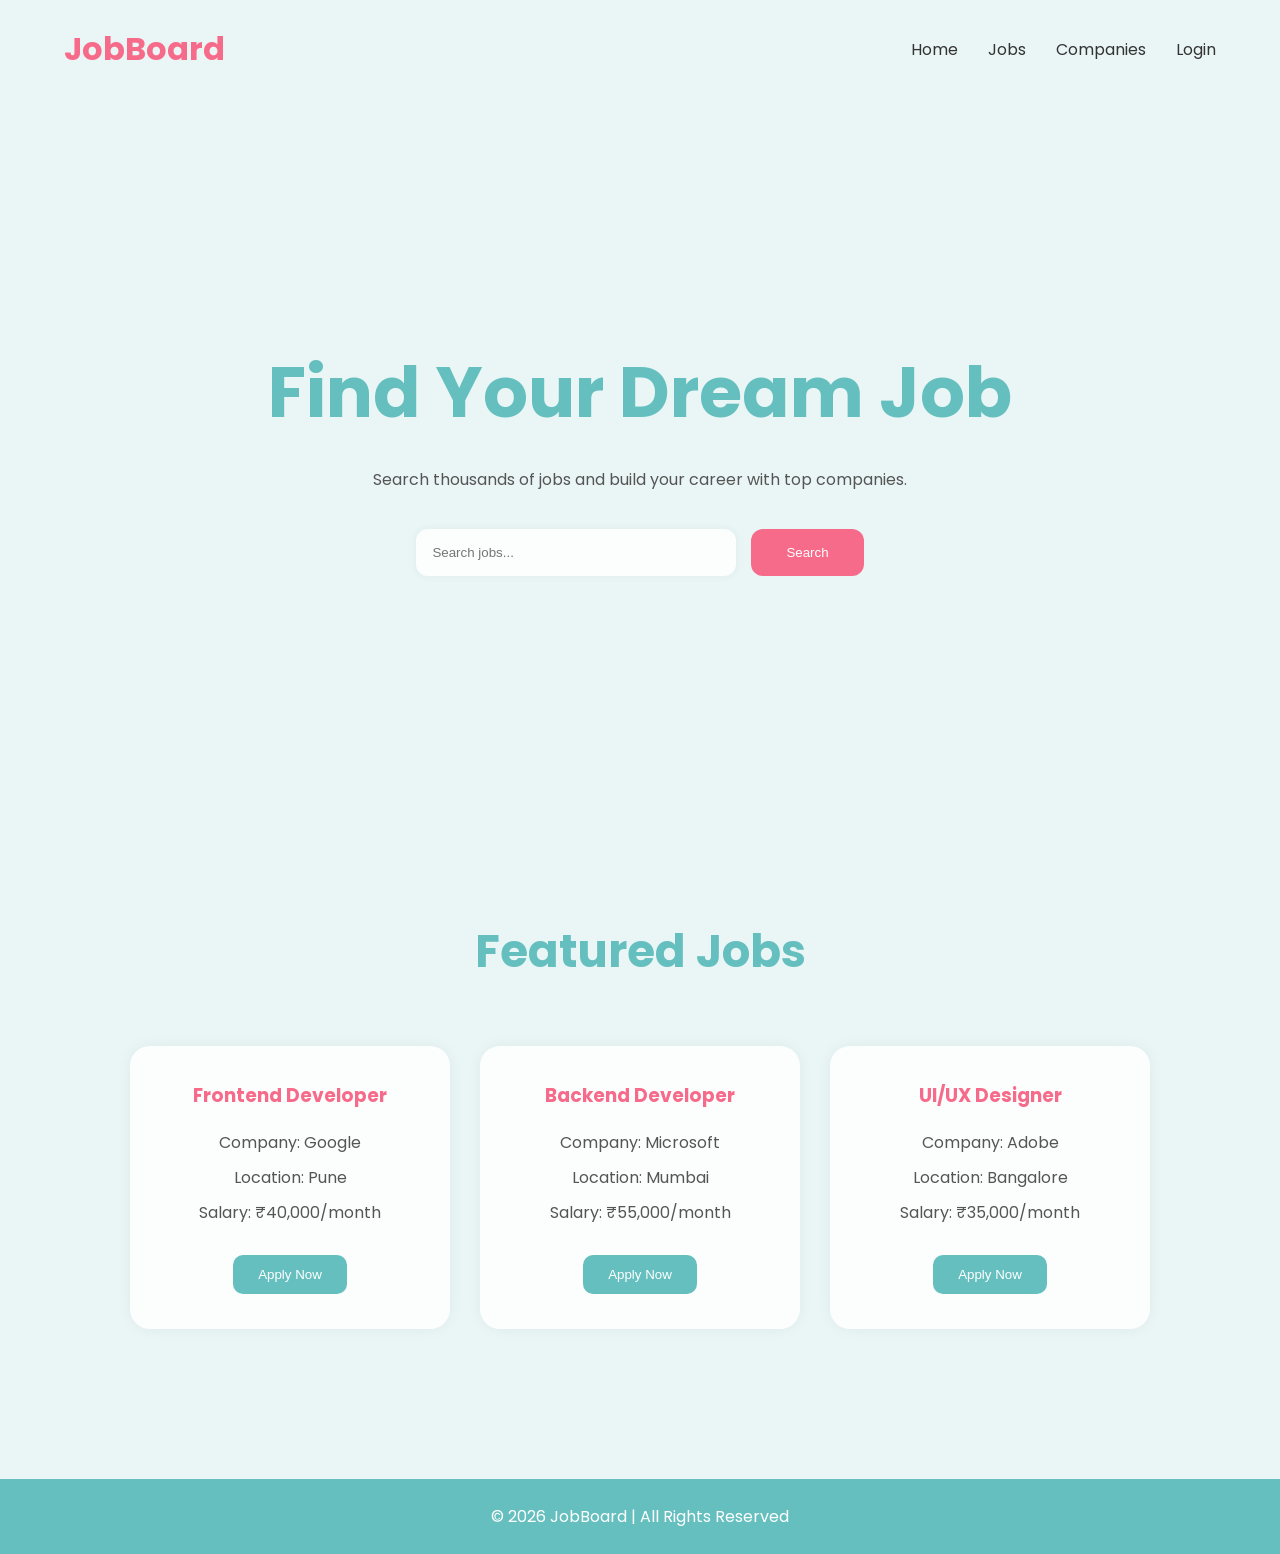
<file: index.html>
<html>
<html lang="en">

<head>

  <meta charset="UTF-8">

  <meta name="viewport" content="width=device-width, initial-scale=1.0">

  <title>Job Board</title>

  <link rel="stylesheet" href="style.css">

  <!-- GOOGLE FONT -->

  <link href="https://fonts.googleapis.com/css2?family=Poppins:wght@300;400;500;600;700&display=swap" rel="stylesheet">

</head>

<body>

  <!-- NAVBAR -->

  <nav>

    <div class="logo">
      JobBoard
    </div>

    <ul>

      <li><a href="index.html">Home</a></li>

      <li><a href="jobs.html">Jobs</a></li>

      <li><a href="companies.html">Companies</a></li>

      <li><a href="login.html">Login</a></li>

    </ul>

  </nav>

  <!-- HERO SECTION -->

  <section class="hero">

    <h1>Find Your Dream Job</h1>

    <p>
      Search thousands of jobs and build your career
      with top companies.
    </p>

    <!-- SEARCH BAR -->

    <div class="search-box">

      <input type="text" placeholder="Search jobs...">

      <button>Search</button>

    </div>

  </section>

  <!-- FEATURED JOBS -->

  <section class="jobs-section">

    <h2>Featured Jobs</h2>

    <div class="jobs-container">

      <!-- JOB CARD -->

      <div class="job-card">

        <h3>Frontend Developer</h3>

        <p>Company: Google</p>

        <p>Location: Pune</p>

        <p>Salary: ₹40,000/month</p>

        <a href="apply.html">
    <button>Apply Now</button>
</a>

      </div>

      <!-- JOB CARD -->

      <div class="job-card">

        <h3>Backend Developer</h3>

        <p>Company: Microsoft</p>

        <p>Location: Mumbai</p>

        <p>Salary: ₹55,000/month</p>

        <a href="apply.html">
    <button>Apply Now</button>
</a>

      </div>

      <!-- JOB CARD -->

      <div class="job-card">

        <h3>UI/UX Designer</h3>

        <p>Company: Adobe</p>

        <p>Location: Bangalore</p>

        <p>Salary: ₹35,000/month</p>

        <a href="apply.html">
    <button>Apply Now</button>
</a>

      </div>

    </div>

  </section>

  <!-- FOOTER -->

  <footer>

    <p>
      © 2026 JobBoard | All Rights Reserved
    </p>

  </footer>
<script src="script.js"></script>

</body>

</html>
</file>
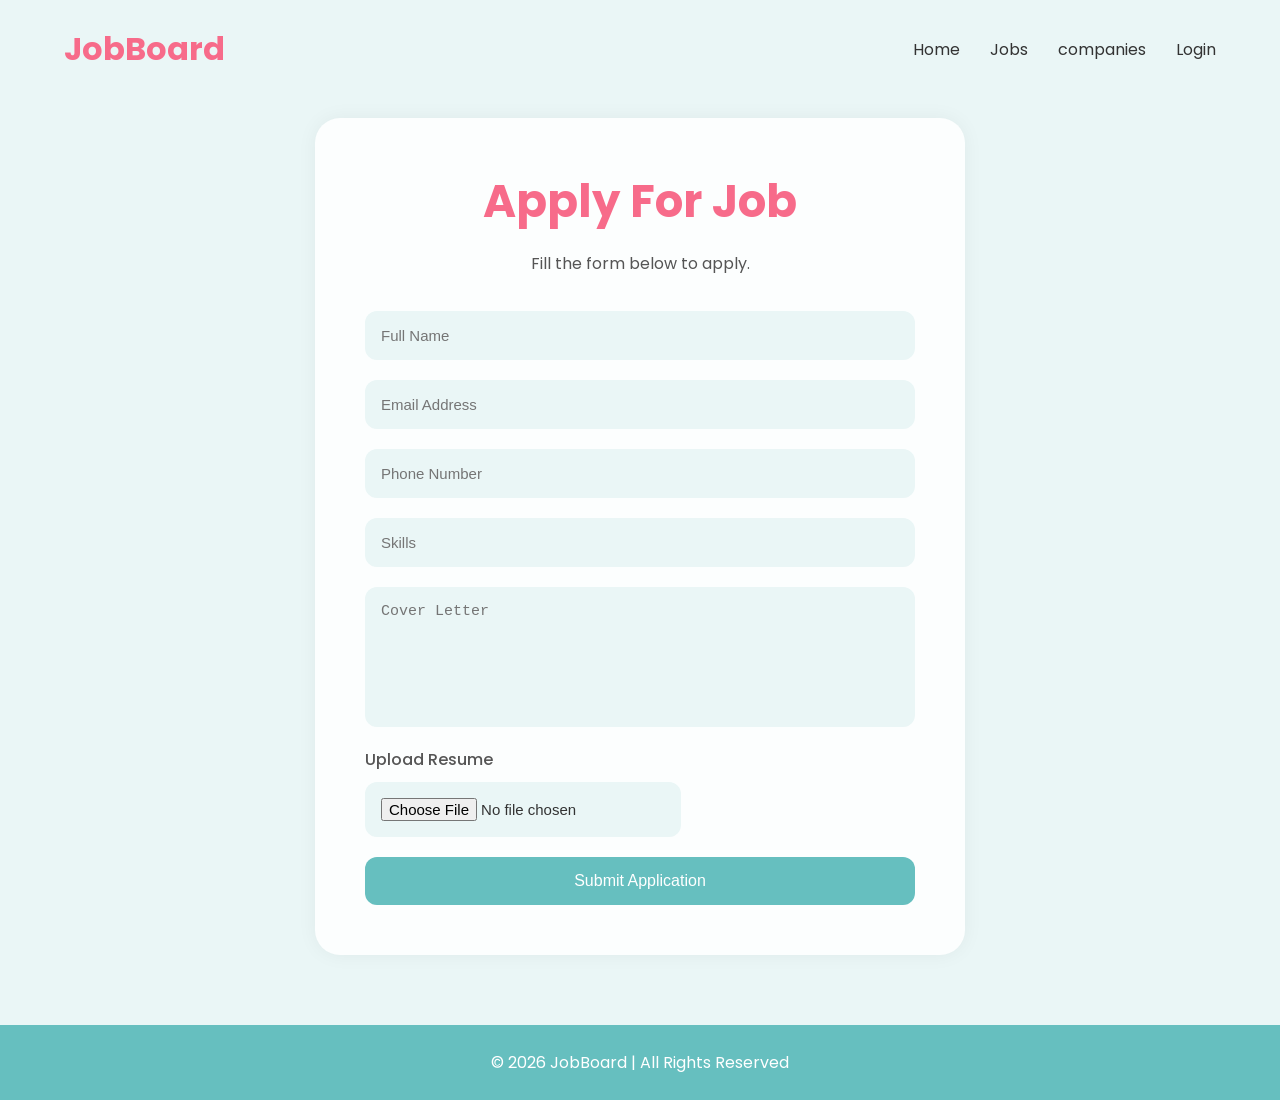
<file: apply.html>
<!DOCTYPE html>
<html lang="en">

<head>

  <meta charset="UTF-8">

  <meta name="viewport" content="width=device-width, initial-scale=1.0">

  <title>Apply Job</title>

  <link rel="stylesheet" href="style.css">

  <link href="https://fonts.googleapis.com/css2?family=Poppins:wght@300;400;500;600;700&display=swap" rel="stylesheet">

</head>

<body>

  <!-- NAVBAR -->

  <nav>

    <div class="logo">
      JobBoard
    </div>

    <ul>

      <li><a href="index.html">Home</a></li>

      <li><a href="jobs.html">Jobs</a></li>

      <li><a href="companies.html">companies</a></li>

      <li><a href="login.html">Login</a></li>

    </ul>

  </nav>

  <!-- APPLY SECTION -->

  <section class="apply-section">

    <div class="apply-card">

      <h1>Apply For Job</h1>

      <p>
        Fill the form below to apply.
      </p>

      <form>

        <input type="text" placeholder="Full Name" required>

        <input type="email" placeholder="Email Address" required>

        <input type="tel" placeholder="Phone Number" required>

        <input type="text" placeholder="Skills" required>

        <textarea placeholder="Cover Letter"></textarea>

        <!-- RESUME UPLOAD -->

        <div class="file-upload">

          <label>
            Upload Resume
          </label>

          <input type="file">

        </div>

        <button type="submit">
          Submit Application
        </button>

      </form>

    </div>

  </section>

  <!-- FOOTER -->

  <footer>

    <p>
      © 2026 JobBoard | All Rights Reserved
    </p>

  </footer>

</body>

</html>
</file>
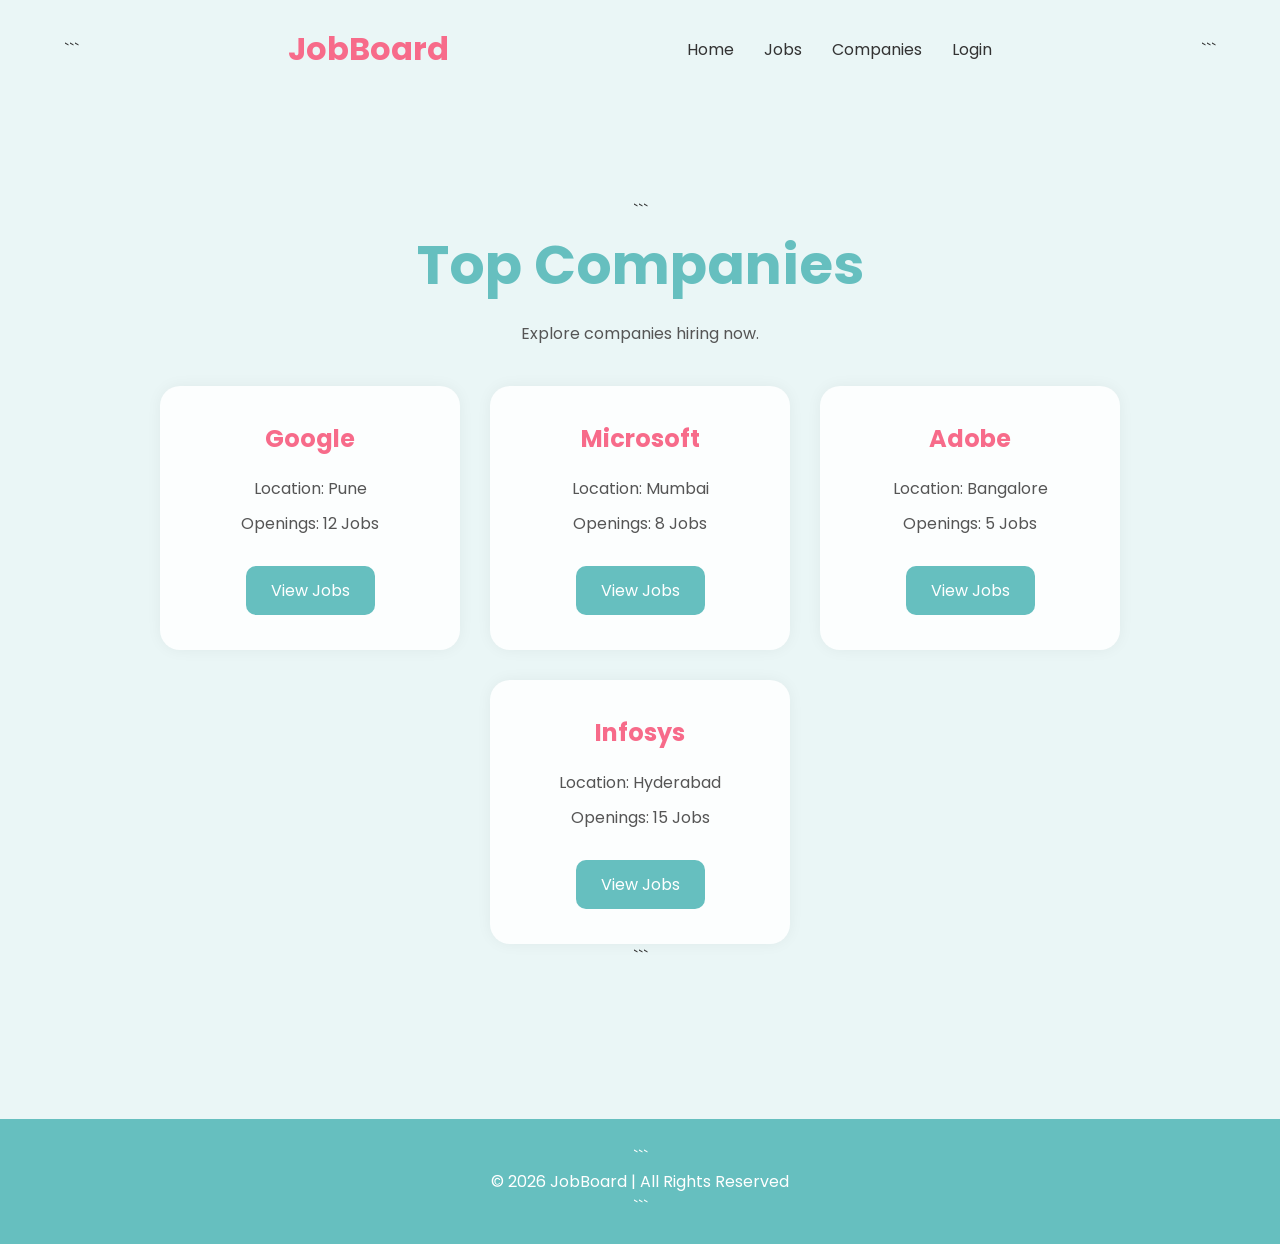
<file: companies.html>
<!DOCTYPE html>

<html lang="en">

<head>

  <meta charset="UTF-8">
  <meta name="viewport" content="width=device-width, initial-scale=1.0">

  <title>Companies</title>

  <link rel="stylesheet" href="style.css">

  <link href="https://fonts.googleapis.com/css2?family=Poppins:wght@300;400;500;600;700&display=swap" rel="stylesheet">

</head>

<body>

  <!-- NAVBAR -->

  <nav>

```
<div class="logo">
  JobBoard
</div>

<ul>

  <li><a href="index.html">Home</a></li>

  <li><a href="jobs.html">Jobs</a></li>

  <li><a href="companies.html">Companies</a></li>

  <li><a href="login.html">Login</a></li>

</ul>
```

  </nav>

  <!-- COMPANIES SECTION -->

  <section class="companies-section">

```
<h1>Top Companies</h1>

<p>
  Explore companies hiring now.
</p>

<div class="companies-container">

  <!-- GOOGLE -->

  <div class="company-card">

    <h2>Google</h2>

    <p>Location: Pune</p>

    <p>Openings: 12 Jobs</p>

    <a href="jobs.html" class="company-btn">
      View Jobs
    </a>

  </div>

  <!-- MICROSOFT -->

  <div class="company-card">

    <h2>Microsoft</h2>

    <p>Location: Mumbai</p>

    <p>Openings: 8 Jobs</p>

    <a href="jobs.html" class="company-btn">
      View Jobs
    </a>

  </div>

  <!-- ADOBE -->

  <div class="company-card">

    <h2>Adobe</h2>

    <p>Location: Bangalore</p>

    <p>Openings: 5 Jobs</p>

    <a href="jobs.html" class="company-btn">
      View Jobs
    </a>

  </div>

  <!-- INFOSYS -->

  <div class="company-card">

    <h2>Infosys</h2>

    <p>Location: Hyderabad</p>

    <p>Openings: 15 Jobs</p>

    <a href="jobs.html" class="company-btn">
      View Jobs
    </a>

  </div>

</div>
```

  </section>

  <!-- FOOTER -->

  <footer>

```
<p>
  © 2026 JobBoard | All Rights Reserved
</p>
```

  </footer>

</body>

</html>
</file>
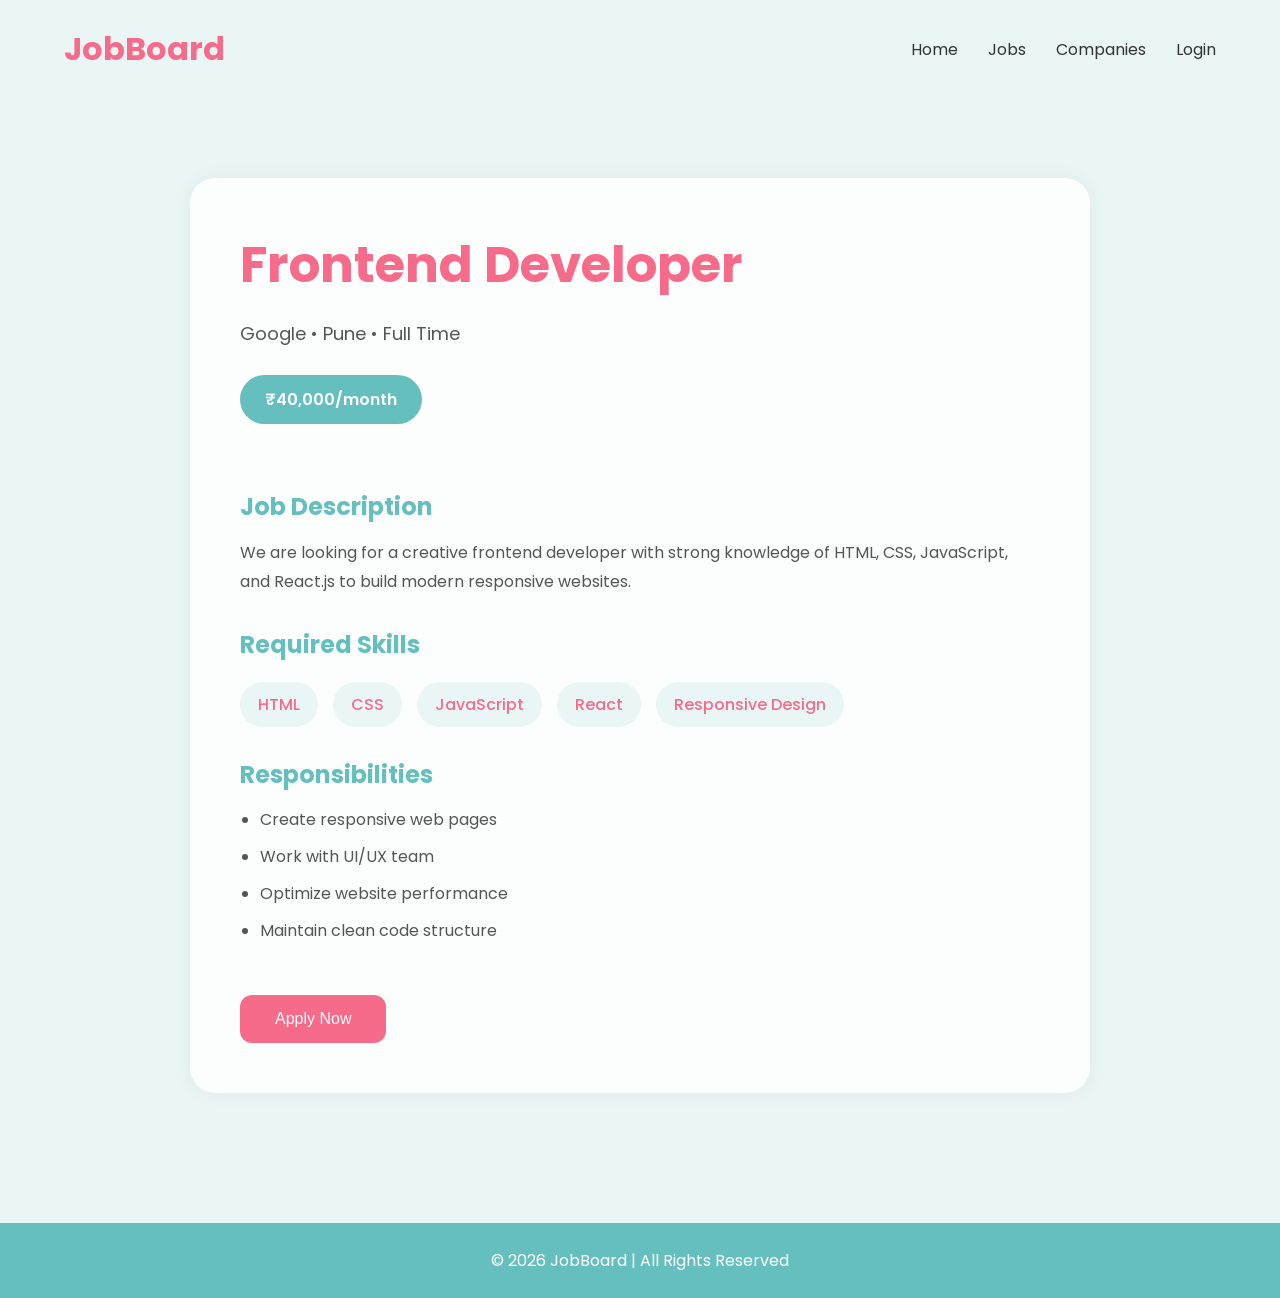
<file: job-details.html>
<!DOCTYPE html>
<html lang="en">

<head>

  <meta charset="UTF-8">

  <meta name="viewport" content="width=device-width, initial-scale=1.0">

  <title>Job Details</title>

  <link rel="stylesheet" href="style.css">

  <link href="https://fonts.googleapis.com/css2?family=Poppins:wght@300;400;500;600;700&display=swap" rel="stylesheet">

</head>

<body>

  <!-- NAVBAR -->

  <nav>

    <div class="logo">
      JobBoard
    </div>

    <ul>

      <li><a href="index.html">Home</a></li>

      <li><a href="jobs.html">Jobs</a></li>

      <li><a href="companies.html">Companies</a></li>

      <li><a href="login.html">Login</a></li>

    </ul>

  </nav>

  <!-- JOB DETAILS -->

  <section class="details-section">

    <div class="details-card">

      <h1>Frontend Developer</h1>

      <p class="company">
        Google • Pune • Full Time
      </p>

      <div class="salary-box">
        ₹40,000/month
      </div>

      <h2>Job Description</h2>

      <p>
        We are looking for a creative frontend developer
        with strong knowledge of HTML, CSS, JavaScript,
        and React.js to build modern responsive websites.
      </p>

      <h2>Required Skills</h2>

      <div class="skills">

        <span>HTML</span>

        <span>CSS</span>

        <span>JavaScript</span>

        <span>React</span>

        <span>Responsive Design</span>

      </div>

      <h2>Responsibilities</h2>

      <ul>

        <li>Create responsive web pages</li>

        <li>Work with UI/UX team</li>

        <li>Optimize website performance</li>

        <li>Maintain clean code structure</li>

      </ul>

      <a href="apply.html">
  <button class="apply-btn">
    Apply Now
  </button>
</a>
    </div>

  </section>

  <!-- FOOTER -->

  <footer>

    <p>
      © 2026 JobBoard | All Rights Reserved
    </p>

  </footer>

</body>

</html>
</file>
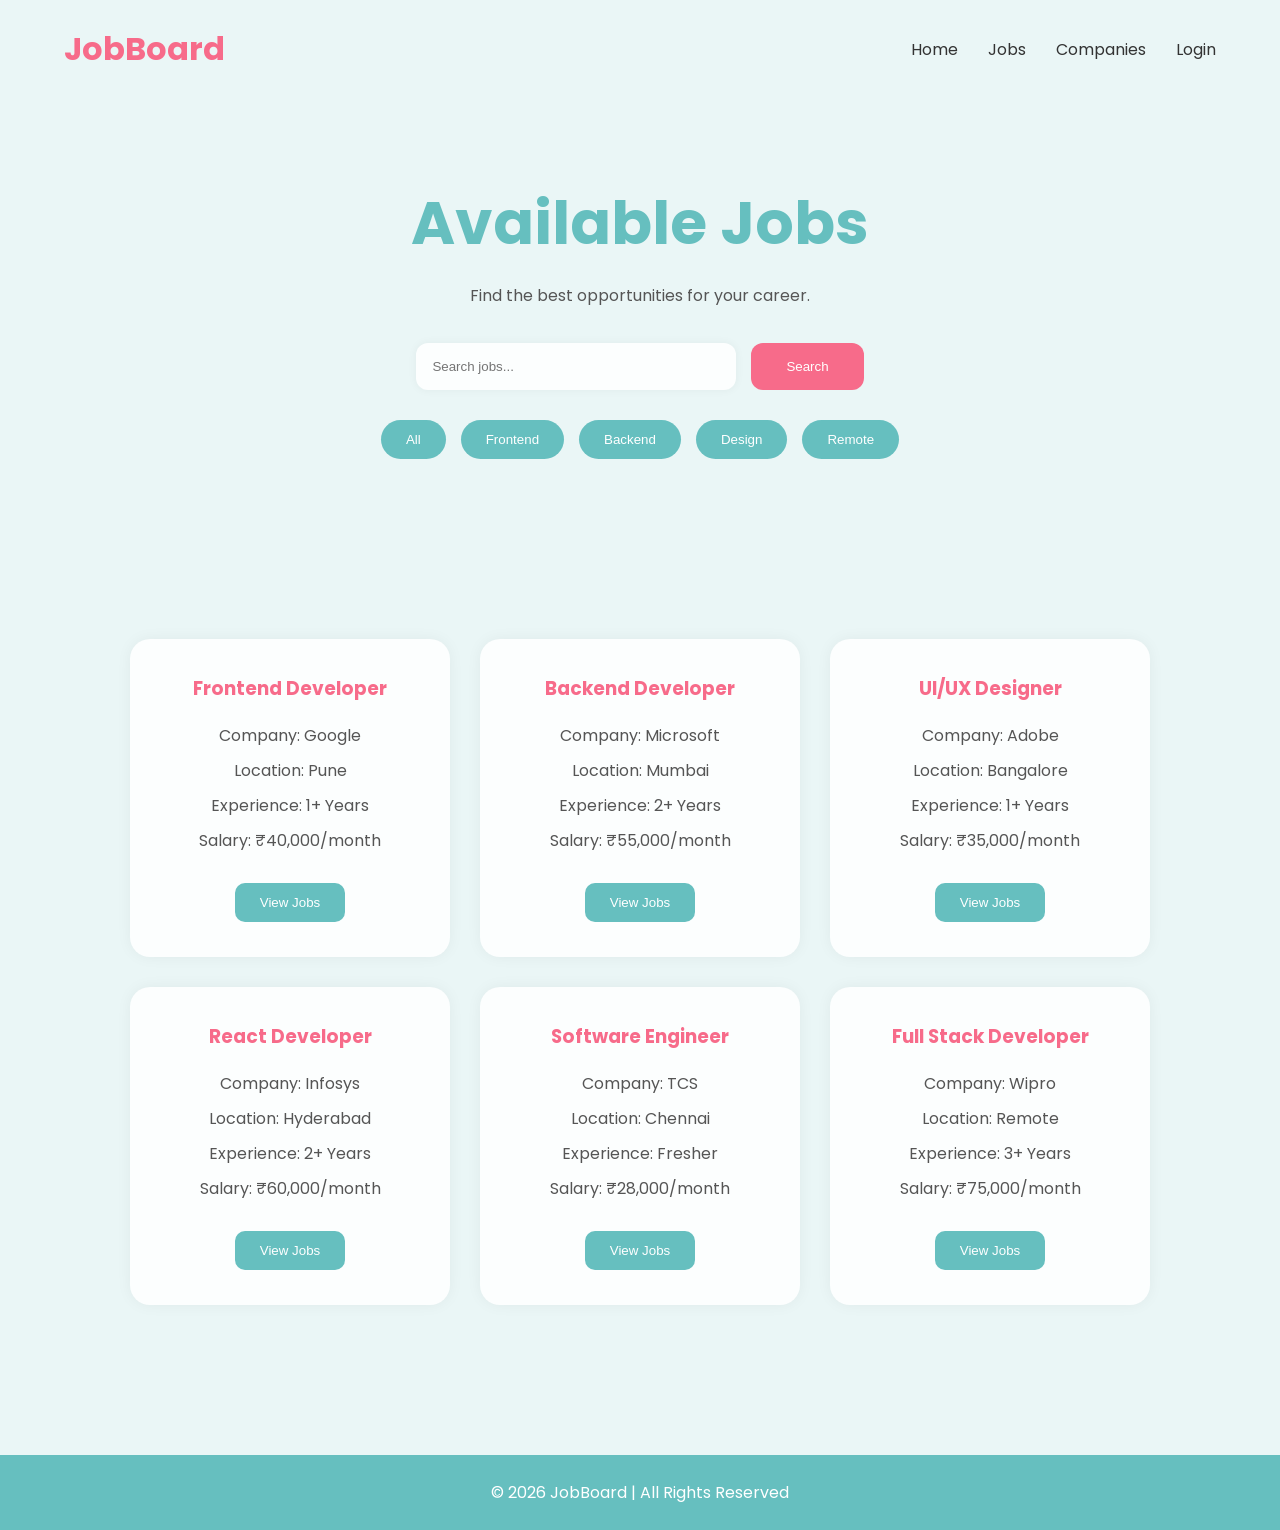
<file: jobs.html>
<!DOCTYPE html>
<html lang="en">

<head>

  <meta charset="UTF-8">

  <meta name="viewport" content="width=device-width, initial-scale=1.0">

  <title>Job Listings</title>

  <link rel="stylesheet" href="style.css">

  <link href="https://fonts.googleapis.com/css2?family=Poppins:wght@300;400;500;600;700&display=swap" rel="stylesheet">

</head>

<body>

  <!-- NAVBAR -->

  <nav>

    <div class="logo">
      JobBoard
    </div>

    <ul>

      <li><a href="index.html">Home</a></li>

      <li><a href="jobs.html">Jobs</a></li>

      <li><a href="companies.html">Companies</a></li>

      <li><a href="login.html">Login</a></li>

    </ul>

  </nav>

  <!-- PAGE TITLE -->

  <section class="jobs-page">

    <h1>Available Jobs</h1>

    <p>
      Find the best opportunities for your career.
    </p>

    <!-- SEARCH -->

    <div class="search-box">

      <input type="text" placeholder="Search jobs...">

      <button>Search</button>

    </div>

    <!-- FILTERS -->

    <div class="filters">

      <button>All</button>

      <button>Frontend</button>

      <button>Backend</button>

      <button>Design</button>

      <button>Remote</button>

    </div>

  </section>

  <!-- JOB LIST -->

  <section class="jobs-section">

    <div class="jobs-container">

      <!-- CARD -->

      <div class="job-card">

        <h3>Frontend Developer</h3>

        <p>Company: Google</p>

        <p>Location: Pune</p>

        <p>Experience: 1+ Years</p>

        <p>Salary: ₹40,000/month</p>

        <a href="jobs.html">
    <button>View Jobs</button>
</a>

      </div>

      <!-- CARD -->

      <div class="job-card">

        <h3>Backend Developer</h3>

        <p>Company: Microsoft</p>

        <p>Location: Mumbai</p>

        <p>Experience: 2+ Years</p>

        <p>Salary: ₹55,000/month</p>

        <a href="jobs.html">
    <button>View Jobs</button>
</a>

      </div>

      <!-- CARD -->

      <div class="job-card">

        <h3>UI/UX Designer</h3>

        <p>Company: Adobe</p>

        <p>Location: Bangalore</p>

        <p>Experience: 1+ Years</p>

        <p>Salary: ₹35,000/month</p>

        <a href="jobs.html">
    <button>View Jobs</button>
</a>

      </div>

      <!-- CARD -->

      <div class="job-card">

        <h3>React Developer</h3>

        <p>Company: Infosys</p>

        <p>Location: Hyderabad</p>

        <p>Experience: 2+ Years</p>

        <p>Salary: ₹60,000/month</p>

        <a href="jobs.html">
    <button>View Jobs</button>
</a>

      </div>

      <!-- CARD -->

      <div class="job-card">

        <h3>Software Engineer</h3>

        <p>Company: TCS</p>

        <p>Location: Chennai</p>

        <p>Experience: Fresher</p>

        <p>Salary: ₹28,000/month</p>

        <a href="jobs.html">
    <button>View Jobs</button>
</a>

      </div>

      <!-- CARD -->

      <div class="job-card">

        <h3>Full Stack Developer</h3>

        <p>Company: Wipro</p>

        <p>Location: Remote</p>

        <p>Experience: 3+ Years</p>

        <p>Salary: ₹75,000/month</p>

         <a href="jobs.html">
    <button>View Jobs</button>
</a>

      </div>

    </div>

  </section>

  <!-- FOOTER -->

  <footer>

    <p>
      © 2026 JobBoard | All Rights Reserved
    </p>

  </footer>
<script src="script.js"></script>

</body>

</html>
</file>
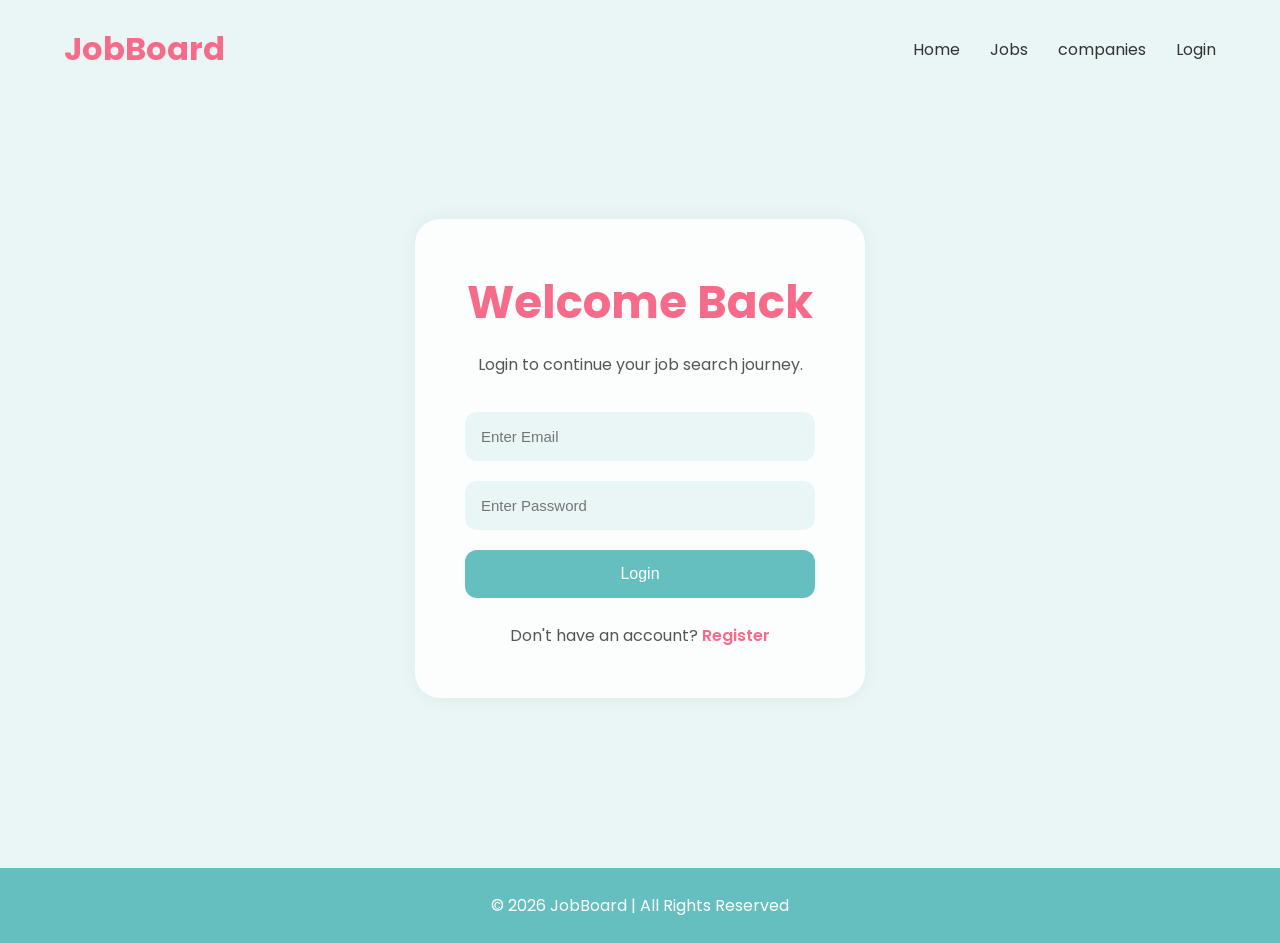
<file: login.html>
<!DOCTYPE html>
<html lang="en">

<head>

  <meta charset="UTF-8">

  <meta name="viewport" content="width=device-width, initial-scale=1.0">

  <title>Login</title>

  <link rel="stylesheet" href="style.css">

  <link href="https://fonts.googleapis.com/css2?family=Poppins:wght@300;400;500;600;700&display=swap" rel="stylesheet">

</head>

<body>

  <!-- NAVBAR -->

  <nav>

    <div class="logo">
      JobBoard
    </div>

    <ul>

      <li><a href="index.html">Home</a></li>

      <li><a href="jobs.html">Jobs</a></li>

      <li><a href="companies.html">companies</a></li>

      <li><a href="login.html">Login</a></li>

    </ul>

  </nav>

  <!-- LOGIN SECTION -->

  <section class="login-section">

    <div class="login-card">

      <h1>Welcome Back</h1>

      <p>
        Login to continue your job search journey.
      </p>

      <form id="loginForm">

        <input type="email" placeholder="Enter Email" required>

        <input type="password" placeholder="Enter Password" required>

        <button type="submit">
          Login
        </button>

      </form>

      <div class="register-link">

        Don't have an account?

        <a href="register.html">
          Register
        </a>

      </div>

    </div>

  </section>

  <!-- FOOTER -->

  <footer>

    <p>
      © 2026 JobBoard | All Rights Reserved
    </p>

  </footer>

</body>

</html>
</file>
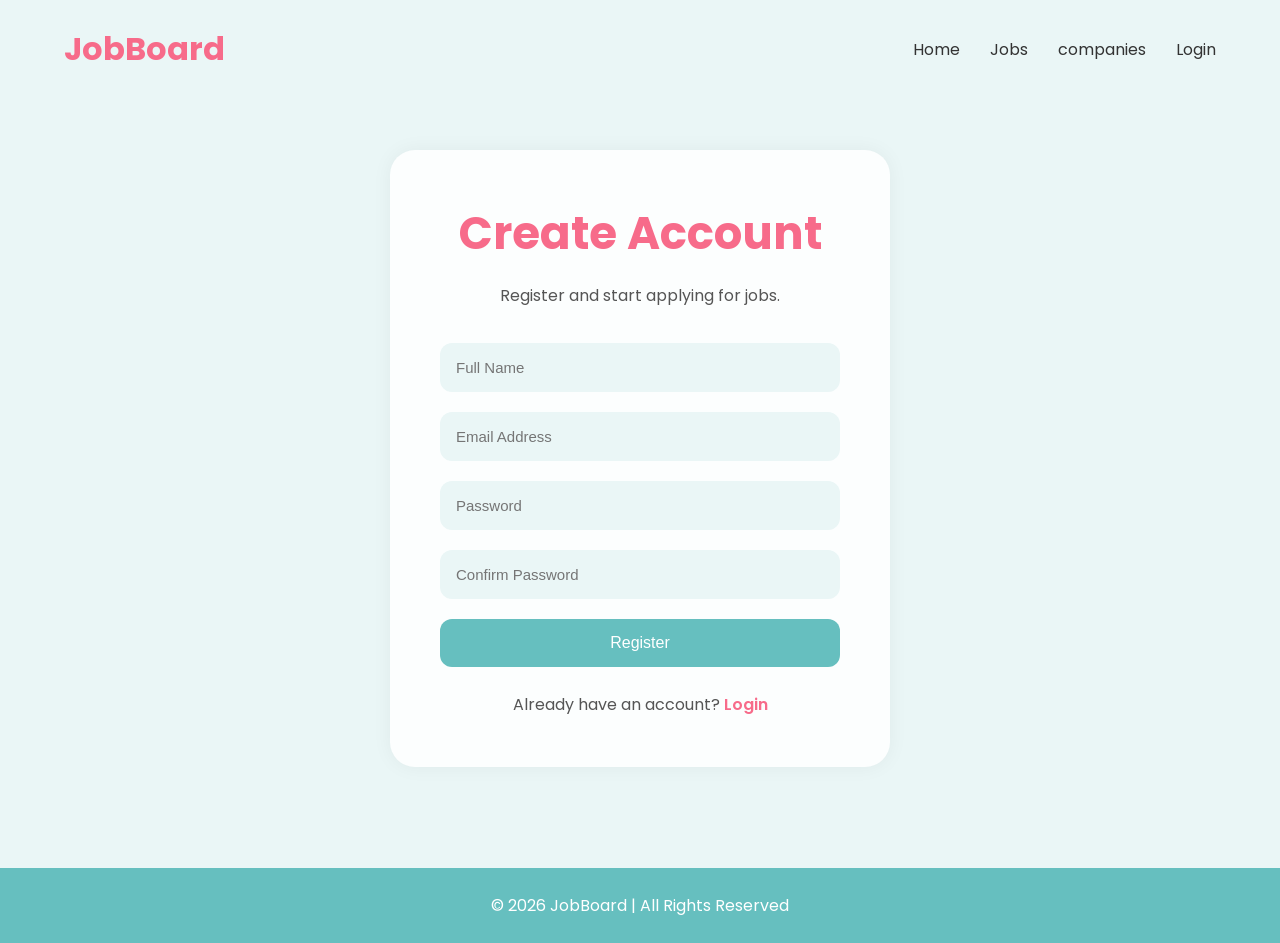
<file: register.html>
<!DOCTYPE html>
<html lang="en">

<head>

  <meta charset="UTF-8">

  <meta name="viewport" content="width=device-width, initial-scale=1.0">

  <title>Register</title>

  <link rel="stylesheet" href="style.css">

  <link href="https://fonts.googleapis.com/css2?family=Poppins:wght@300;400;500;600;700&display=swap" rel="stylesheet">

</head>

<body>

  <!-- NAVBAR -->

  <nav>

    <div class="logo">
      JobBoard
    </div>

    <ul>

      <li><a href="index.html">Home</a></li>

      <li><a href="jobs.html">Jobs</a></li>

      <li><a href="companies.html">companies</a></li>

      <li><a href="login.html">Login</a></li>

    </ul>

  </nav>

  <!-- REGISTER SECTION -->

  <section class="register-section">

    <div class="register-card">

      <h1>Create Account</h1>

      <p>
        Register and start applying for jobs.
      </p>

      <form>

        <input type="text" placeholder="Full Name" required>

        <input type="email" placeholder="Email Address" required>

        <input type="password" placeholder="Password" required>

        <input type="password" placeholder="Confirm Password" required>

        <button type="submit">
          Register
        </button>

      </form>

      <div class="login-link">

        Already have an account?

        <a href="login.html">
          Login
        </a>

      </div>

    </div>

  </section>

  <!-- FOOTER -->

  <footer>

    <p>
      © 2026 JobBoard | All Rights Reserved
    </p>

  </footer>

</body>

</html>
</file>
<file: style.css>
*{
  margin: 0;
  padding: 0;
  box-sizing: border-box;
}

body{
  font-family: 'Poppins', sans-serif;

  background: #eaf6f6;

  color: #333;
}

/* NAVBAR */

nav{
  width: 90%;

  margin: auto;

  padding: 25px 0;

  display: flex;

  justify-content: space-between;

  align-items: center;
}

.logo{
  font-size: 32px;

  font-weight: 700;

  color: #f76b8a;
}

nav ul{
  display: flex;

  list-style: none;
}

nav ul li{
  margin-left: 30px;
}

nav ul li a{
  text-decoration: none;

  color: #333;

  transition: 0.3s;
}

nav ul li a:hover{
  color: #f76b8a;
}

/* HERO SECTION */

.hero{
  min-height: 80vh;

  display: flex;

  flex-direction: column;

  justify-content: center;

  align-items: center;

  text-align: center;

  padding: 20px;
}

.hero h1{
  font-size: 70px;

  margin-bottom: 20px;

  color: #66bfbf;
}

.hero p{
  max-width: 700px;

  color: #555;

  line-height: 1.8;

  margin-bottom: 35px;
}

/* SEARCH BOX */

.search-box{
  display: flex;

  gap: 15px;

  flex-wrap: wrap;

  justify-content: center;
}

.search-box input{
  width: 320px;

  padding: 16px;

  border: none;

  outline: none;

  border-radius: 12px;

  background: #fcfefe;

  color: #333;

  box-shadow: 0 0 10px rgba(0,0,0,0.05);
}

.search-box button{
  padding: 16px 35px;

  border: none;

  border-radius: 12px;

  background: #f76b8a;

  color: white;

  cursor: pointer;

  transition: 0.3s;
}

.search-box button:hover{
  transform: scale(1.05);

  background: #66bfbf;
}

/* JOB SECTION */

.jobs-section{
  padding: 100px 20px;

  text-align: center;
}

.jobs-section h2{
  font-size: 45px;

  margin-bottom: 60px;

  color: #66bfbf;
}

/* JOB CONTAINER */

.jobs-container{
  display: flex;

  justify-content: center;

  flex-wrap: wrap;

  gap: 30px;
}

/* JOB CARD */

.job-card{
  width: 320px;

  background: #fcfefe;

  padding: 35px;

  border-radius: 20px;

  transition: 0.4s;

  box-shadow: 0 0 15px rgba(0,0,0,0.05);
}

.job-card:hover{
  transform: translateY(-10px);

  box-shadow: 0 0 20px rgba(247,107,138,0.2);
}

.job-card h3{
  color: #f76b8a;

  margin-bottom: 20px;
}

.job-card p{
  margin-bottom: 10px;

  color: #555;
}

/* JOB BUTTON */

.job-card button{
  margin-top: 20px;

  padding: 12px 25px;

  border: none;

  border-radius: 10px;

  background: #66bfbf;

  color: white;

  cursor: pointer;

  transition: 0.3s;
}

.job-card button:hover{
  transform: scale(1.05);

  background: #f76b8a;
}

/* JOBS PAGE */

.jobs-page{
  padding: 80px 20px;

  text-align: center;
}

.jobs-page h1{
  font-size: 60px;

  color: #66bfbf;

  margin-bottom: 15px;
}

.jobs-page p{
  color: #555;

  margin-bottom: 35px;
}

/* FILTER BUTTONS */

.filters{
  margin-top: 30px;

  display: flex;

  justify-content: center;

  flex-wrap: wrap;

  gap: 15px;
}

.filters button{
  padding: 12px 25px;

  border: none;

  border-radius: 30px;

  background: #66bfbf;

  color: white;

  cursor: pointer;

  transition: 0.3s;
}

.filters button:hover{
  background: #f76b8a;

  transform: scale(1.05);
}

/* FOOTER */

footer{
  padding: 25px;

  text-align: center;

  background: #66bfbf;

  color: white;

  margin-top: 50px;
}

/* RESPONSIVE */

@media(max-width: 768px){

  nav{
    flex-direction: column;
  }

  nav ul{
    margin-top: 20px;

    flex-wrap: wrap;

    justify-content: center;
  }

  .hero h1{
    font-size: 45px;
  }

  .jobs-page h1{
    font-size: 40px;
  }

  .search-box{
    flex-direction: column;

    align-items: center;
  }

  .search-box input{
    width: 100%;
    max-width: 320px;
  }

}
/* JOB DETAILS PAGE */

.details-section{
  padding: 80px 20px;

  display: flex;

  justify-content: center;

  align-items: center;
}

.details-card{
  width: 100%;
  max-width: 900px;

  background: #fcfefe;

  padding: 50px;

  border-radius: 25px;

  box-shadow: 0 0 20px rgba(0,0,0,0.05);
}

.details-card h1{
  font-size: 50px;

  color: #f76b8a;

  margin-bottom: 15px;
}

.company{
  color: #666;

  margin-bottom: 25px;

  font-size: 18px;
}

/* SALARY */

.salary-box{
  display: inline-block;

  background: #66bfbf;

  color: white;

  padding: 12px 25px;

  border-radius: 30px;

  margin-bottom: 35px;

  font-weight: 600;
}

/* HEADINGS */

.details-card h2{
  margin-top: 30px;

  margin-bottom: 15px;

  color: #66bfbf;
}

.details-card p{
  line-height: 1.8;

  color: #555;
}

/* SKILLS */

.skills{
  display: flex;

  flex-wrap: wrap;

  gap: 15px;

  margin-top: 20px;
}

.skills span{
  background: #eaf6f6;

  padding: 10px 18px;

  border-radius: 30px;

  color: #f76b8a;

  font-weight: 500;
}

/* RESPONSIBILITIES */

.details-card ul{
  margin-top: 15px;

  padding-left: 20px;
}

.details-card ul li{
  margin-bottom: 12px;

  color: #555;
}

/* APPLY BUTTON */

.apply-btn{
  margin-top: 40px;

  padding: 15px 35px;

  border: none;

  border-radius: 12px;

  background: #f76b8a;

  color: white;

  font-size: 16px;

  cursor: pointer;

  transition: 0.3s;
}

.apply-btn:hover{
  background: #66bfbf;

  transform: scale(1.05);
}
/* LOGIN PAGE */

.login-section{
  min-height: 80vh;

  display: flex;

  justify-content: center;

  align-items: center;

  padding: 20px;
}

.login-card{
  width: 100%;
  max-width: 450px;

  background: #fcfefe;

  padding: 50px;

  border-radius: 25px;

  text-align: center;

  box-shadow: 0 0 20px rgba(0,0,0,0.05);
}

.login-card h1{
  font-size: 45px;

  color: #f76b8a;

  margin-bottom: 15px;
}

.login-card p{
  color: #555;

  margin-bottom: 35px;
}

/* FORM */

.login-card form{
  display: flex;

  flex-direction: column;

  gap: 20px;
}

.login-card input{
  padding: 16px;

  border: none;

  outline: none;

  border-radius: 12px;

  background: #eaf6f6;

  font-size: 15px;
}

.login-card button{
  padding: 15px;

  border: none;

  border-radius: 12px;

  background: #66bfbf;

  color: white;

  font-size: 16px;

  cursor: pointer;

  transition: 0.3s;
}

.login-card button:hover{
  background: #f76b8a;

  transform: scale(1.03);
}

/* REGISTER LINK */

.register-link{
  margin-top: 25px;

  color: #555;
}

.register-link a{
  color: #f76b8a;

  text-decoration: none;

  font-weight: 600;
}
/* REGISTER PAGE */

.register-section{
  min-height: 80vh;

  display: flex;

  justify-content: center;

  align-items: center;

  padding: 20px;
}

.register-card{
  width: 100%;
  max-width: 500px;

  background: #fcfefe;

  padding: 50px;

  border-radius: 25px;

  text-align: center;

  box-shadow: 0 0 20px rgba(0,0,0,0.05);
}

.register-card h1{
  font-size: 45px;

  color: #f76b8a;

  margin-bottom: 15px;
}

.register-card p{
  color: #555;

  margin-bottom: 35px;
}

/* FORM */

.register-card form{
  display: flex;

  flex-direction: column;

  gap: 20px;
}

.register-card input{
  padding: 16px;

  border: none;

  outline: none;

  border-radius: 12px;

  background: #eaf6f6;

  font-size: 15px;
}

.register-card button{
  padding: 15px;

  border: none;

  border-radius: 12px;

  background: #66bfbf;

  color: white;

  font-size: 16px;

  cursor: pointer;

  transition: 0.3s;
}

.register-card button:hover{
  background: #f76b8a;

  transform: scale(1.03);
}

/* LOGIN LINK */

.login-link{
  margin-top: 25px;

  color: #555;
}

.login-link a{
  color: #f76b8a;

  text-decoration: none;

  font-weight: 600;
}
/* APPLY PAGE */

.apply-section{
  min-height: 80vh;

  display: flex;

  justify-content: center;

  align-items: center;

  padding: 20px;
}

.apply-card{
  width: 100%;
  max-width: 650px;

  background: #fcfefe;

  padding: 50px;

  border-radius: 25px;

  text-align: center;

  box-shadow: 0 0 20px rgba(0,0,0,0.05);
}

.apply-card h1{
  font-size: 45px;

  color: #f76b8a;

  margin-bottom: 15px;
}

.apply-card p{
  color: #555;

  margin-bottom: 35px;
}

/* FORM */

.apply-card form{
  display: flex;

  flex-direction: column;

  gap: 20px;
}

.apply-card input,
.apply-card textarea{
  padding: 16px;

  border: none;

  outline: none;

  border-radius: 12px;

  background: #eaf6f6;

  font-size: 15px;

  resize: none;
}

.apply-card textarea{
  height: 140px;
}

/* FILE */

.file-upload{
  text-align: left;
}

.file-upload label{
  display: block;

  margin-bottom: 10px;

  color: #555;

  font-weight: 500;
}

/* BUTTON */

.apply-card button{
  padding: 15px;

  border: none;

  border-radius: 12px;

  background: #66bfbf;

  color: white;

  font-size: 16px;

  cursor: pointer;

  transition: 0.3s;
}

.apply-card button:hover{
  background: #f76b8a;

  transform: scale(1.03);
}
/* COMPANIES PAGE */

.companies-section{
  padding: 100px 20px;

  text-align: center;
}

.companies-section h1{
  font-size: 55px;

  color: #66bfbf;

  margin-bottom: 15px;
}

.companies-section p{
  color: #555;

  margin-bottom: 40px;
}

/* COMPANY CONTAINER */

.companies-container{
  display: flex;

  justify-content: center;

  flex-wrap: wrap;

  gap: 30px;
}

/* COMPANY CARD */

.company-card{
  width: 300px;

  background: #fcfefe;

  padding: 35px;

  border-radius: 20px;

  box-shadow: 0 0 15px rgba(0,0,0,0.05);

  transition: 0.3s;
}

.company-card:hover{
  transform: translateY(-10px);

  box-shadow: 0 0 20px rgba(247,107,138,0.2);
}

.company-card h2{
  color: #f76b8a;

  margin-bottom: 20px;
}

.company-card p{
  margin-bottom: 10px;

  color: #555;
}

.company-card button{
  margin-top: 20px;

  padding: 12px 25px;

  border: none;

  border-radius: 10px;

  background: #66bfbf;

  color: white;

  cursor: pointer;

  transition: 0.3s;
}

.company-card button:hover{
  background: #f76b8a;

  transform: scale(1.05);
}
.company-btn{

display: inline-block;

margin-top: 20px;

padding: 12px 25px;

background: #66bfbf;

color: white;

text-decoration: none;

border-radius: 10px;

transition: 0.3s;
}

.company-btn:hover{

background: #f76b8a;

transform: scale(1.05);
}
</file>
